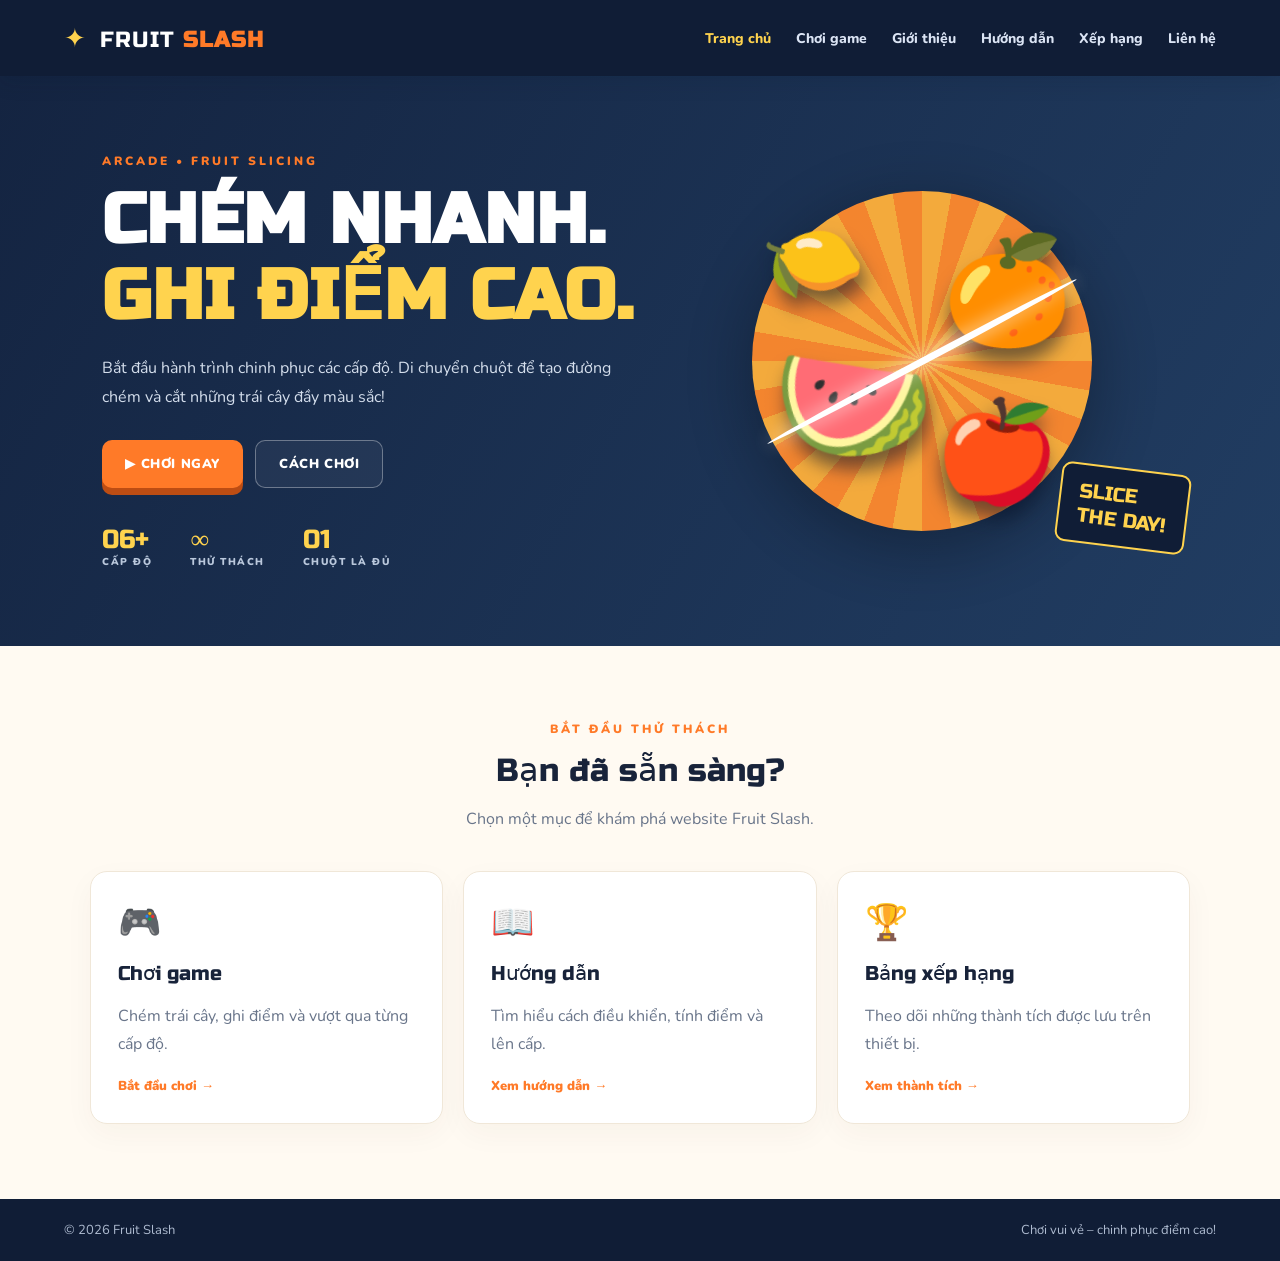
<file: index.html>
<!DOCTYPE html>
<html lang="vi">
<head>
  <meta charset="UTF-8"><meta name="viewport" content="width=device-width, initial-scale=1.0">
  <title>Fruit Slash - Trang chủ</title><link rel="stylesheet" href="css/style.css">
</head>
<body>
<header class="site-header">
  <a class="brand" href="index.html"><span class="brand-mark">✦</span> FRUIT <b>SLASH</b></a>
  <button class="menu-toggle" aria-label="Mở menu">☰</button>
  <nav class="nav">
    <a class="active" href="index.html">Trang chủ</a><a href="game.html">Chơi game</a><a href="about.html">Giới thiệu</a>
    <a href="guide.html">Hướng dẫn</a><a href="ranking.html">Xếp hạng</a><a href="contact.html">Liên hệ</a>
  </nav>
</header>
<main>
  <section class="hero">
    <div class="hero-copy">
      <p class="eyebrow">ARCADE • FRUIT SLICING</p>
      <h1>CHÉM NHANH.<br><span>GHI ĐIỂM CAO.</span></h1>
      <p class="hero-desc">Bắt đầu hành trình chinh phục các cấp độ. Di chuyển chuột để tạo đường chém và cắt những trái cây đầy màu sắc!</p>
      <div class="hero-actions"><a class="btn btn-primary" href="game.html">▶ CHƠI NGAY</a><a class="btn btn-ghost" href="guide.html">CÁCH CHƠI</a></div>
      <div class="hero-stats"><div><strong>06+</strong><small>CẤP ĐỘ</small></div><div><strong>∞</strong><small>THỬ THÁCH</small></div><div><strong>01</strong><small>CHUỘT LÀ ĐỦ</small></div></div>
    </div>
    <div class="hero-art">
      <div class="sunburst"></div><div class="fruit fruit-watermelon">🍉</div><div class="fruit fruit-orange">🍊</div>
      <div class="fruit fruit-apple">🍎</div><div class="fruit fruit-lemon">🍋</div><div class="slice-line"></div>
      <div class="art-label">SLICE<br>THE DAY!</div>
    </div>
  </section>
  <section class="section">
    <div class="section-heading"><p class="eyebrow">BẮT ĐẦU THỬ THÁCH</p><h2>Bạn đã sẵn sàng?</h2><p>Chọn một mục để khám phá website Fruit Slash.</p></div>
    <div class="feature-grid">
      <a class="feature-card" href="game.html"><span class="feature-icon">🎮</span><h3>Chơi game</h3><p>Chém trái cây, ghi điểm và vượt qua từng cấp độ.</p><span class="card-link">Bắt đầu chơi →</span></a>
      <a class="feature-card" href="guide.html"><span class="feature-icon">📖</span><h3>Hướng dẫn</h3><p>Tìm hiểu cách điều khiển, tính điểm và lên cấp.</p><span class="card-link">Xem hướng dẫn →</span></a>
      <a class="feature-card" href="ranking.html"><span class="feature-icon">🏆</span><h3>Bảng xếp hạng</h3><p>Theo dõi những thành tích được lưu trên thiết bị.</p><span class="card-link">Xem thành tích →</span></a>
    </div>
  </section>
</main>
<footer class="footer"><span>© 2026 Fruit Slash</span><span>Chơi vui vẻ – chinh phục điểm cao!</span></footer>
<script src="js/main.js"></script>
</body></html>
</file>
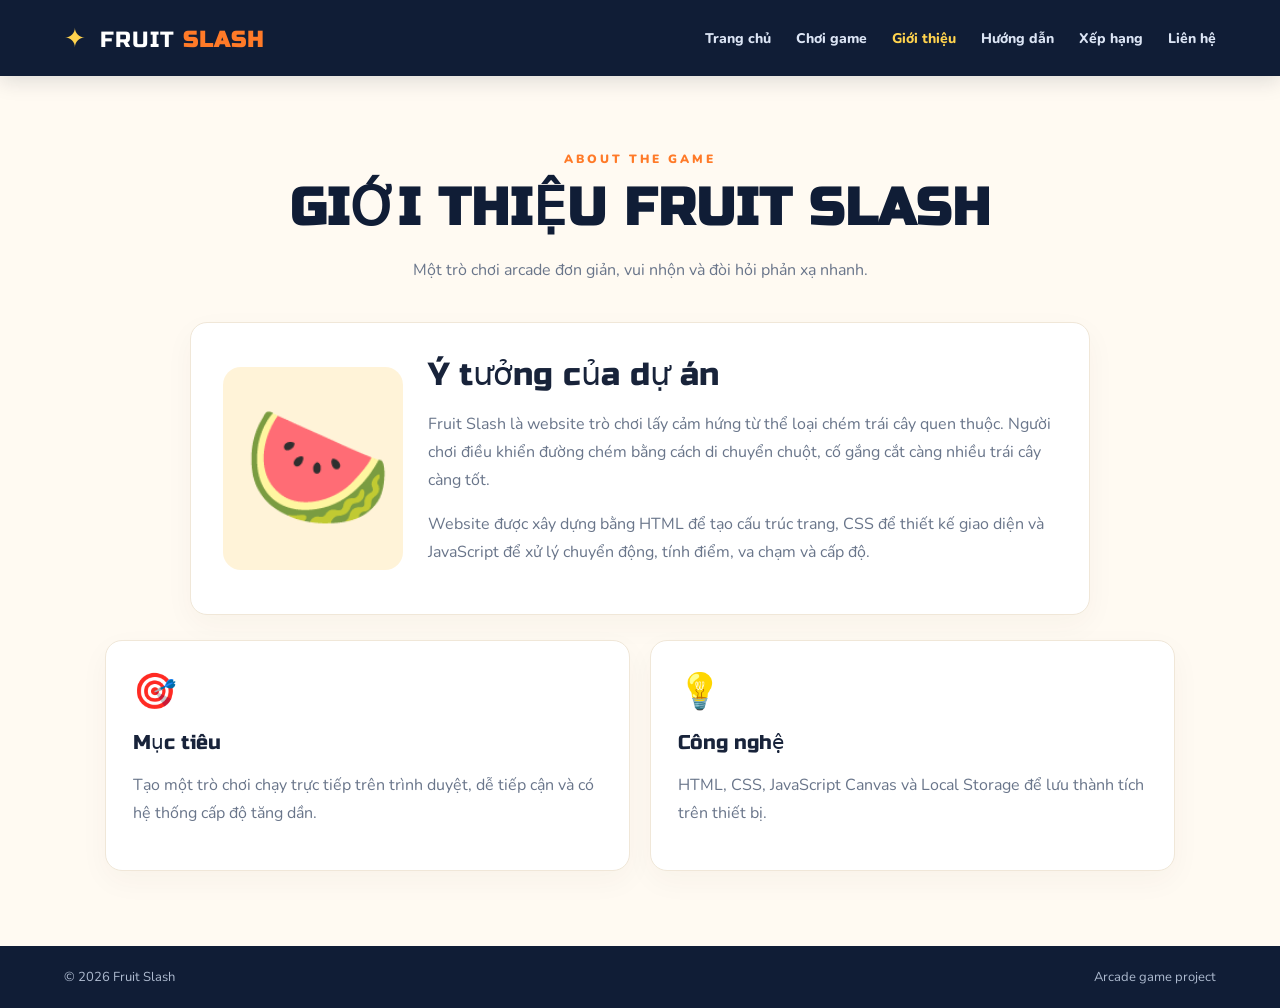
<file: about.html>
<!DOCTYPE html><html lang="vi"><head><meta charset="UTF-8"><meta name="viewport" content="width=device-width, initial-scale=1.0"><title>Giới thiệu - Fruit Slash</title><link rel="stylesheet" href="css/style.css"></head><body>
<header class="site-header"><a class="brand" href="index.html"><span class="brand-mark">✦</span> FRUIT <b>SLASH</b></a><button class="menu-toggle" aria-label="Mở menu">☰</button><nav class="nav"><a href="index.html">Trang chủ</a><a href="game.html">Chơi game</a><a class="active" href="about.html">Giới thiệu</a><a href="guide.html">Hướng dẫn</a><a href="ranking.html">Xếp hạng</a><a href="contact.html">Liên hệ</a></nav></header>
<main class="content-page"><div class="page-heading"><p class="eyebrow">ABOUT THE GAME</p><h1>GIỚI THIỆU FRUIT SLASH</h1><p>Một trò chơi arcade đơn giản, vui nhộn và đòi hỏi phản xạ nhanh.</p></div>
<section class="content-card about-layout"><div class="about-emoji">🍉</div><div><h2>Ý tưởng của dự án</h2><p>Fruit Slash là website trò chơi lấy cảm hứng từ thể loại chém trái cây quen thuộc. Người chơi điều khiển đường chém bằng cách di chuyển chuột, cố gắng cắt càng nhiều trái cây càng tốt.</p><p>Website được xây dựng bằng HTML để tạo cấu trúc trang, CSS để thiết kế giao diện và JavaScript để xử lý chuyển động, tính điểm, va chạm và cấp độ.</p></div></section>
<div class="feature-grid two"><article class="feature-card"><span class="feature-icon">🎯</span><h3>Mục tiêu</h3><p>Tạo một trò chơi chạy trực tiếp trên trình duyệt, dễ tiếp cận và có hệ thống cấp độ tăng dần.</p></article><article class="feature-card"><span class="feature-icon">💡</span><h3>Công nghệ</h3><p>HTML, CSS, JavaScript Canvas và Local Storage để lưu thành tích trên thiết bị.</p></article></div></main><footer class="footer"><span>© 2026 Fruit Slash</span><span>Arcade game project</span></footer><script src="js/main.js"></script></body></html>
</file>
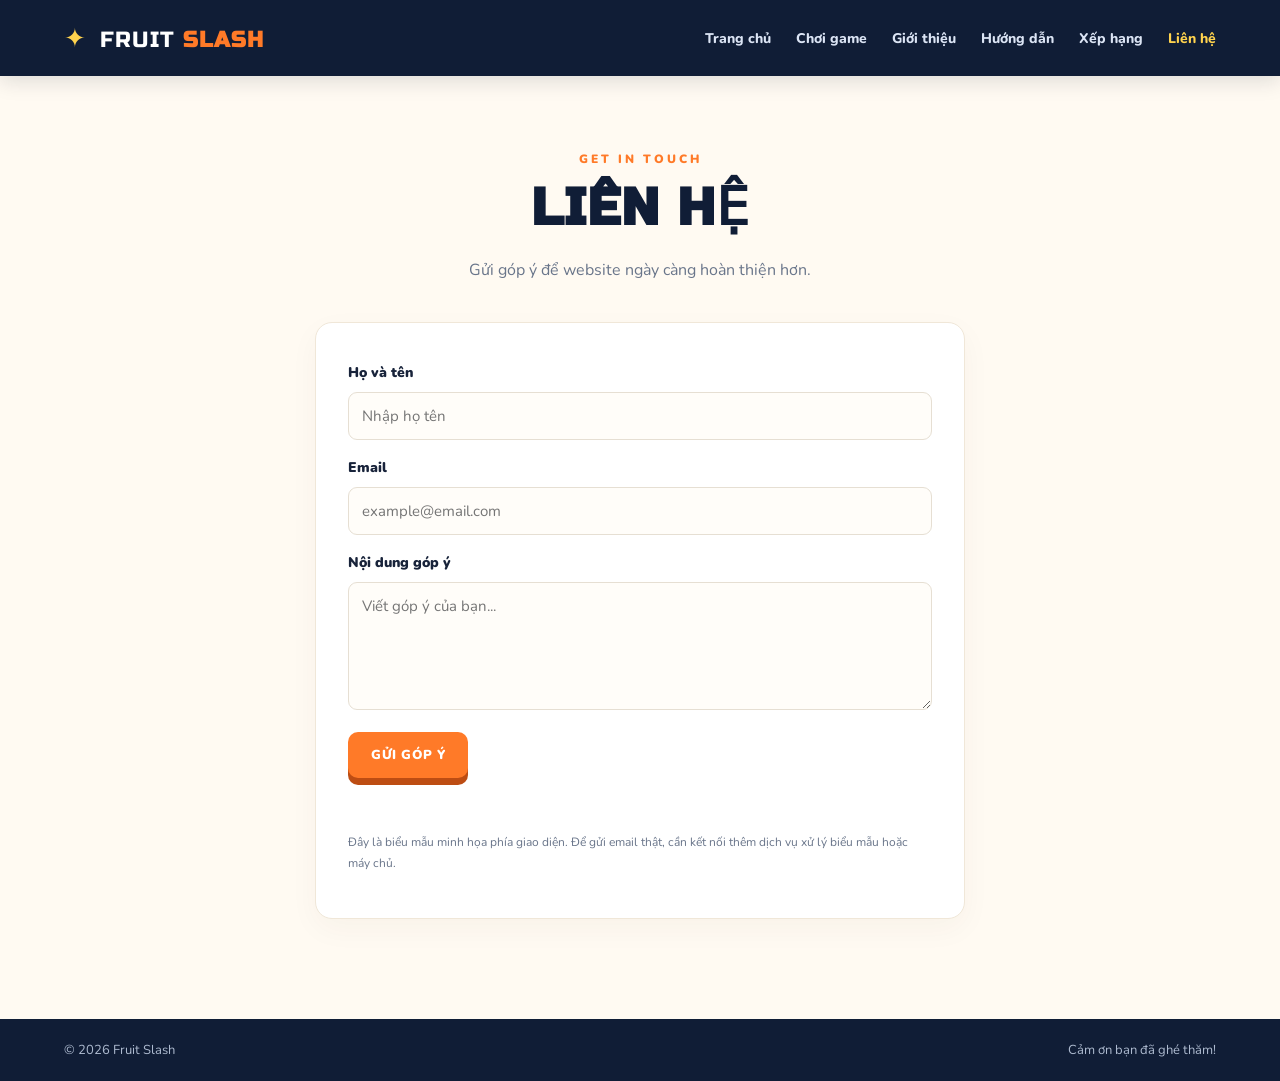
<file: contact.html>
<!DOCTYPE html><html lang="vi"><head><meta charset="UTF-8"><meta name="viewport" content="width=device-width, initial-scale=1.0"><title>Liên hệ - Fruit Slash</title><link rel="stylesheet" href="css/style.css"></head><body>
<header class="site-header"><a class="brand" href="index.html"><span class="brand-mark">✦</span> FRUIT <b>SLASH</b></a><button class="menu-toggle" aria-label="Mở menu">☰</button><nav class="nav"><a href="index.html">Trang chủ</a><a href="game.html">Chơi game</a><a href="about.html">Giới thiệu</a><a href="guide.html">Hướng dẫn</a><a href="ranking.html">Xếp hạng</a><a class="active" href="contact.html">Liên hệ</a></nav></header>
<main class="content-page"><div class="page-heading"><p class="eyebrow">GET IN TOUCH</p><h1>LIÊN HỆ</h1><p>Gửi góp ý để website ngày càng hoàn thiện hơn.</p></div>
<section class="content-card form-card"><form id="contact-form"><label for="name">Họ và tên</label><input id="name" name="name" required placeholder="Nhập họ tên"><label for="email">Email</label><input id="email" name="email" type="email" required placeholder="example@email.com"><label for="message">Nội dung góp ý</label><textarea id="message" name="message" rows="5" required placeholder="Viết góp ý của bạn..."></textarea><button class="btn btn-primary" type="submit">GỬI GÓP Ý</button><p id="form-message" class="form-message" aria-live="polite"></p></form><p class="muted small">Đây là biểu mẫu minh họa phía giao diện. Để gửi email thật, cần kết nối thêm dịch vụ xử lý biểu mẫu hoặc máy chủ.</p></section></main><footer class="footer"><span>© 2026 Fruit Slash</span><span>Cảm ơn bạn đã ghé thăm!</span></footer><script src="js/main.js"></script><script src="js/contact.js"></script></body></html>
</file>
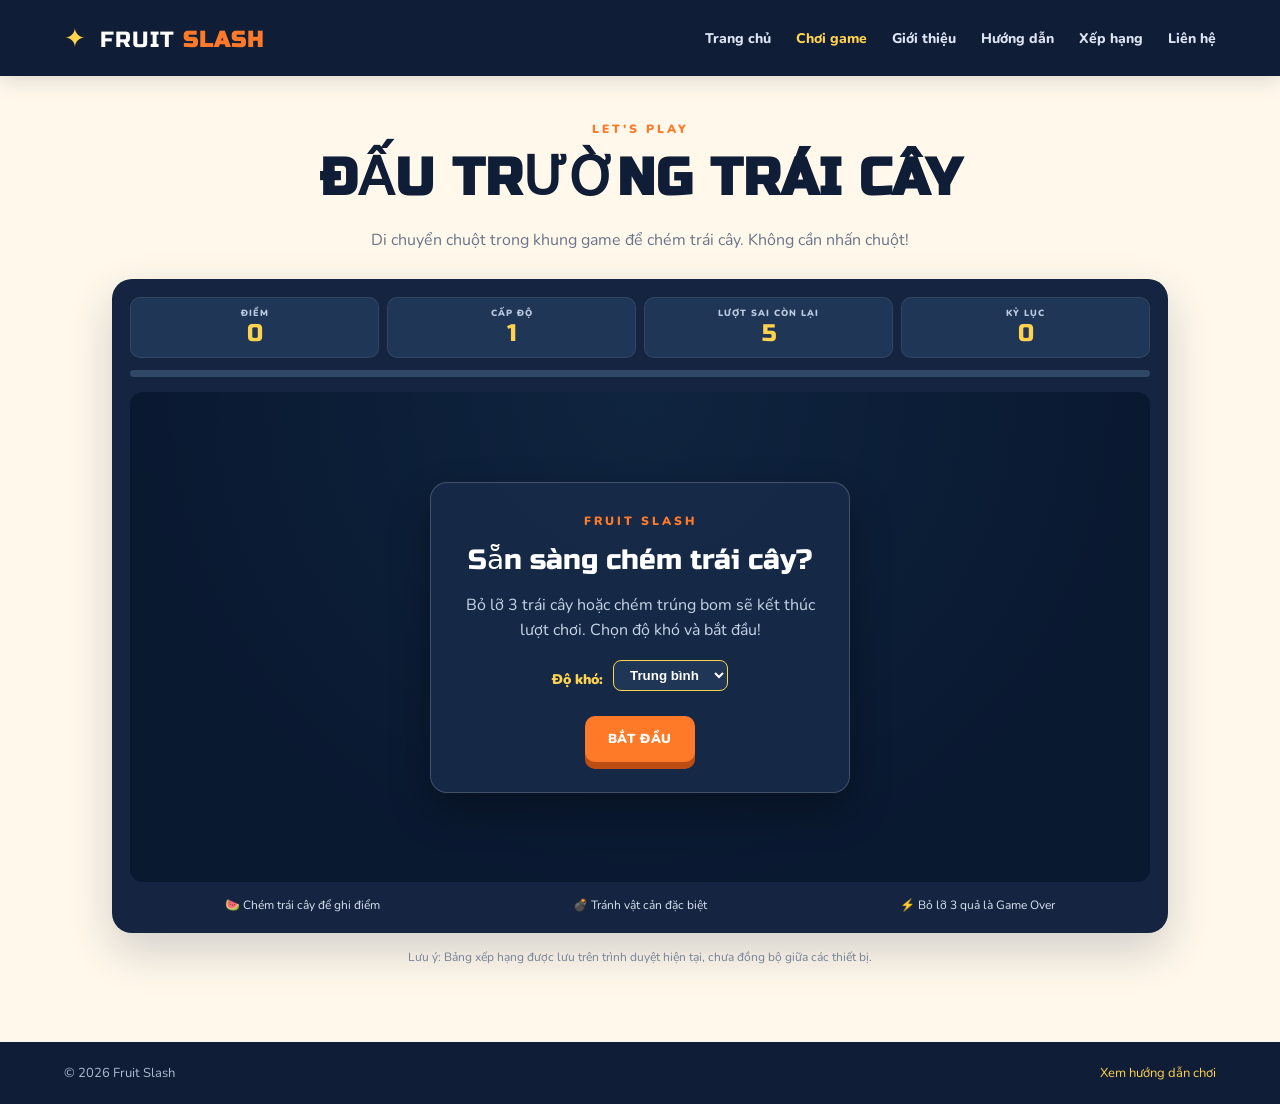
<file: game.html>
<!DOCTYPE html>
<html lang="vi"><head><meta charset="UTF-8"><meta name="viewport" content="width=device-width, initial-scale=1.0">
<title>Fruit Slash - Chơi game</title><link rel="stylesheet" href="css/style.css"><link rel="stylesheet" href="css/game.css"></head>
<body>
<header class="site-header"><a class="brand" href="index.html"><span class="brand-mark">✦</span> FRUIT <b>SLASH</b></a><button class="menu-toggle" aria-label="Mở menu">☰</button><nav class="nav"><a href="index.html">Trang chủ</a><a class="active" href="game.html">Chơi game</a><a href="about.html">Giới thiệu</a><a href="guide.html">Hướng dẫn</a><a href="ranking.html">Xếp hạng</a><a href="contact.html">Liên hệ</a></nav></header>
<main class="game-page">
  <div class="page-heading"><p class="eyebrow">LET'S PLAY</p><h1>ĐẤU TRƯỜNG TRÁI CÂY</h1><p>Di chuyển chuột trong khung game để chém trái cây. Không cần nhấn chuột!</p></div>
  <section class="game-shell">
    <div class="game-hud">
      <div><small>ĐIỂM</small><strong id="score">0</strong></div>
      <div><small>CẤP ĐỘ</small><strong id="level">1</strong></div>
      <div><small>LƯỢT SAI CÒN LẠI</small><strong id="lives">5</strong></div>
      <div><small>KỶ LỤC</small><strong id="best">0</strong></div>
    </div>
    <div class="level-track"><div id="level-progress"></div></div>
    <div class="game-stage" id="game-stage">
      <canvas id="game-canvas" aria-label="Khu vực chơi game chém trái cây"></canvas>
      <div class="game-overlay" id="game-overlay">
        <div class="overlay-card">
          <p class="eyebrow">FRUIT SLASH</p>
          <h2 id="overlay-title">Sẵn sàng chém trái cây?</h2>
          <p id="overlay-text">Bỏ lỡ 3 trái cây hoặc chém trúng bom sẽ kết thúc lượt chơi. Chọn độ khó và bắt đầu!</p>
          
          <div class="difficulty-select">
            <label for="difficulty">Độ khó:</label>
            <select id="difficulty">
              <option value="easy">Dễ</option>
              <option value="medium" selected>Trung bình</option>
              <option value="hard">Khó</option>
            </select>
          </div>

          <button class="btn btn-primary" id="start-btn">BẮT ĐẦU</button>
        </div>
      </div>
    </div>
    <div class="game-bottom"><span>🍉 Chém trái cây để ghi điểm</span><span>💣 Tránh vật cản đặc biệt</span><span>⚡ Bỏ lỡ 3 quả là Game Over</span></div>
  </section>
  <p class="game-note">Lưu ý: Bảng xếp hạng được lưu trên trình duyệt hiện tại, chưa đồng bộ giữa các thiết bị.</p>
</main>
<footer class="footer"><span>© 2026 Fruit Slash</span><span><a href="guide.html">Xem hướng dẫn chơi</a></span></footer>
<script src="js/main.js"></script><script src="js/game.js"></script></body></html>
</file>
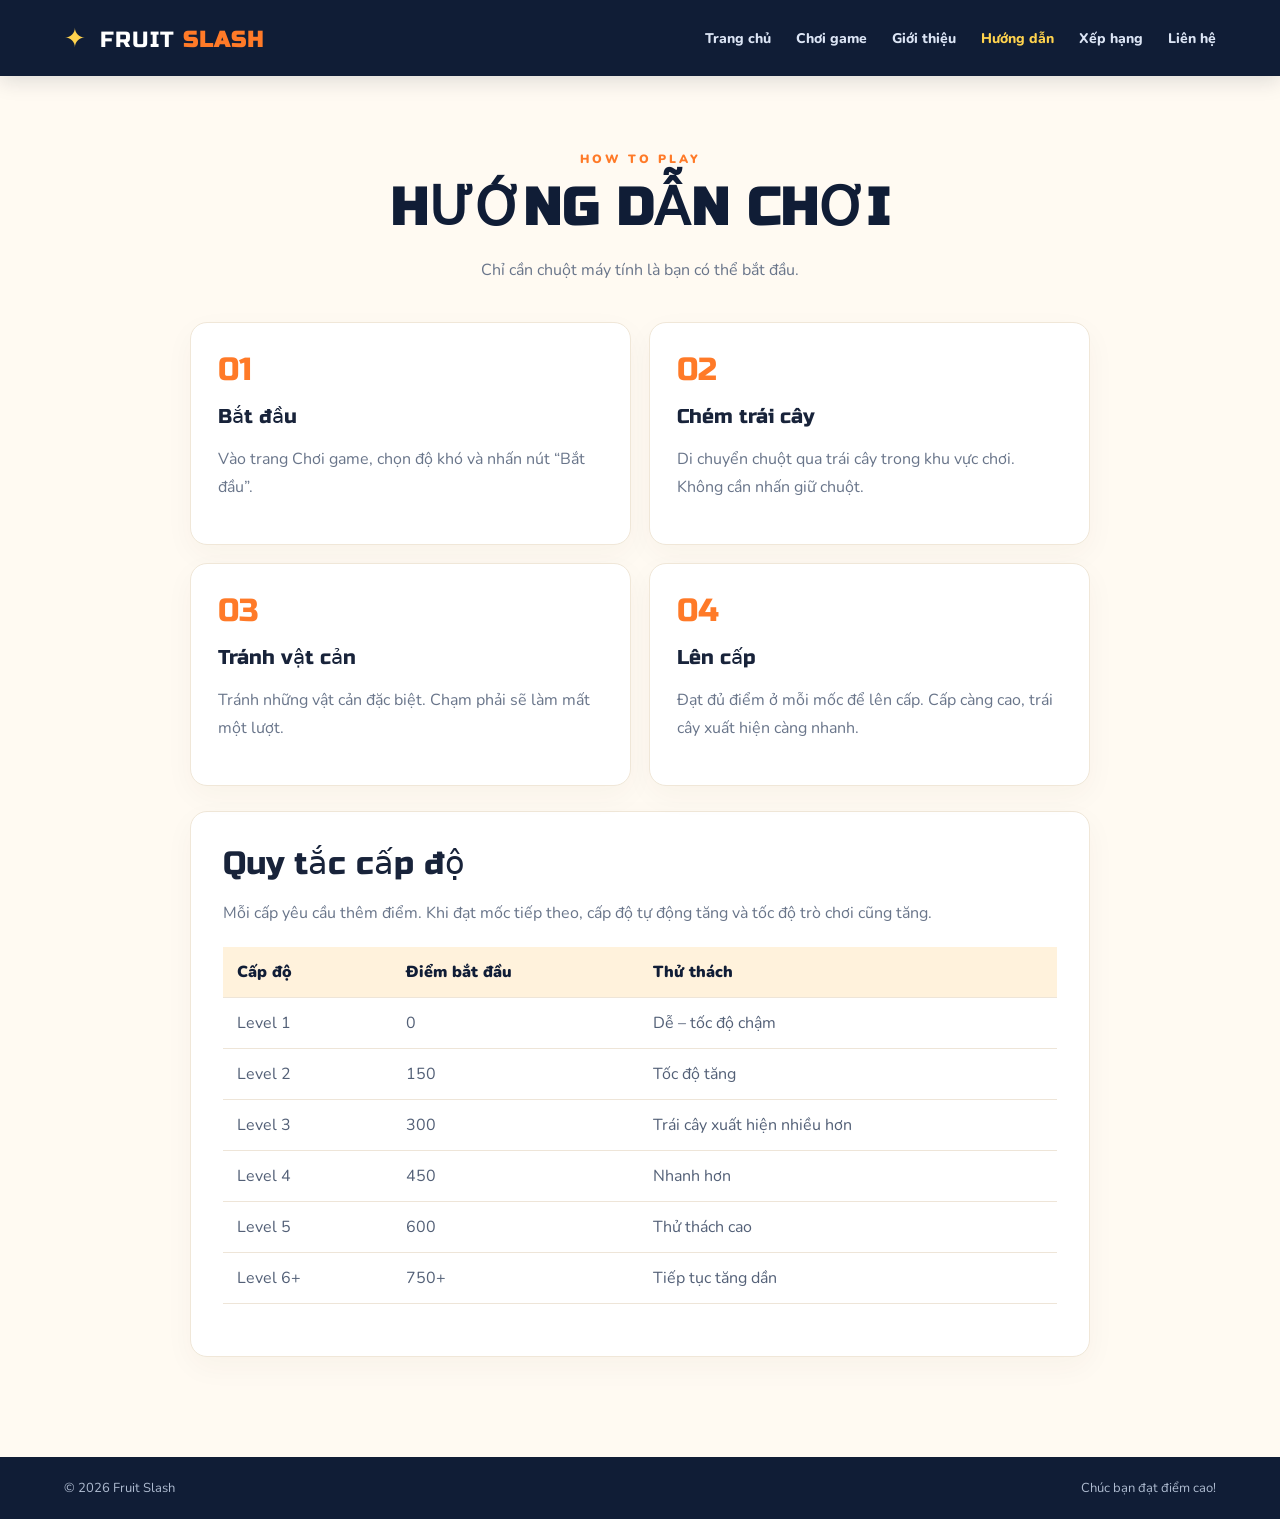
<file: guide.html>
<!DOCTYPE html><html lang="vi"><head><meta charset="UTF-8"><meta name="viewport" content="width=device-width, initial-scale=1.0"><title>Hướng dẫn - Fruit Slash</title><link rel="stylesheet" href="css/style.css"></head><body>
<header class="site-header"><a class="brand" href="index.html"><span class="brand-mark">✦</span> FRUIT <b>SLASH</b></a><button class="menu-toggle" aria-label="Mở menu">☰</button><nav class="nav"><a href="index.html">Trang chủ</a><a href="game.html">Chơi game</a><a href="about.html">Giới thiệu</a><a class="active" href="guide.html">Hướng dẫn</a><a href="ranking.html">Xếp hạng</a><a href="contact.html">Liên hệ</a></nav></header>
<main class="content-page"><div class="page-heading"><p class="eyebrow">HOW TO PLAY</p><h1>HƯỚNG DẪN CHƠI</h1><p>Chỉ cần chuột máy tính là bạn có thể bắt đầu.</p></div>
<div class="steps-grid"><article class="step-card"><span>01</span><h3>Bắt đầu</h3><p>Vào trang Chơi game, chọn độ khó và nhấn nút “Bắt đầu”.</p></article><article class="step-card"><span>02</span><h3>Chém trái cây</h3><p>Di chuyển chuột qua trái cây trong khu vực chơi. Không cần nhấn giữ chuột.</p></article><article class="step-card"><span>03</span><h3>Tránh vật cản</h3><p>Tránh những vật cản đặc biệt. Chạm phải sẽ làm mất một lượt.</p></article><article class="step-card"><span>04</span><h3>Lên cấp</h3><p>Đạt đủ điểm ở mỗi mốc để lên cấp. Cấp càng cao, trái cây xuất hiện càng nhanh.</p></article></div>
<section class="content-card"><h2>Quy tắc cấp độ</h2><p>Mỗi cấp yêu cầu thêm điểm. Khi đạt mốc tiếp theo, cấp độ tự động tăng và tốc độ trò chơi cũng tăng.</p><div class="table-wrap"><table><thead><tr><th>Cấp độ</th><th>Điểm bắt đầu</th><th>Thử thách</th></tr></thead><tbody><tr><td>Level 1</td><td>0</td><td>Dễ – tốc độ chậm</td></tr><tr><td>Level 2</td><td>150</td><td>Tốc độ tăng</td></tr><tr><td>Level 3</td><td>300</td><td>Trái cây xuất hiện nhiều hơn</td></tr><tr><td>Level 4</td><td>450</td><td>Nhanh hơn</td></tr><tr><td>Level 5</td><td>600</td><td>Thử thách cao</td></tr><tr><td>Level 6+</td><td>750+</td><td>Tiếp tục tăng dần</td></tr></tbody></table></div></section></main><footer class="footer"><span>© 2026 Fruit Slash</span><span>Chúc bạn đạt điểm cao!</span></footer><script src="js/main.js"></script></body></html>
</file>
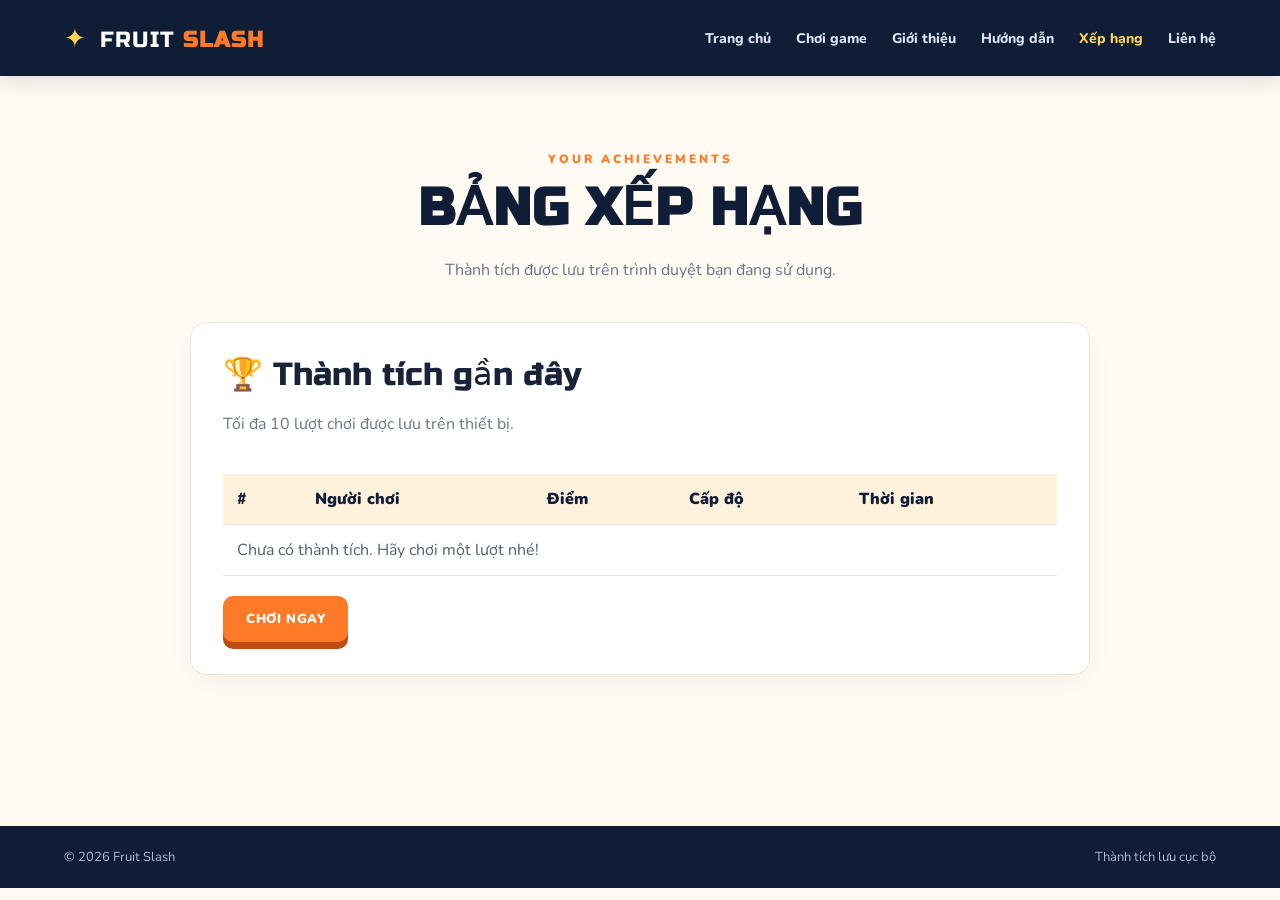
<file: ranking.html>
<!DOCTYPE html><html lang="vi"><head><meta charset="UTF-8"><meta name="viewport" content="width=device-width, initial-scale=1.0"><title>Xếp hạng - Fruit Slash</title><link rel="stylesheet" href="css/style.css"></head><body>
<header class="site-header"><a class="brand" href="index.html"><span class="brand-mark">✦</span> FRUIT <b>SLASH</b></a><button class="menu-toggle" aria-label="Mở menu">☰</button><nav class="nav"><a href="index.html">Trang chủ</a><a href="game.html">Chơi game</a><a href="about.html">Giới thiệu</a><a href="guide.html">Hướng dẫn</a><a class="active" href="ranking.html">Xếp hạng</a><a href="contact.html">Liên hệ</a></nav></header>
<main class="content-page"><div class="page-heading"><p class="eyebrow">YOUR ACHIEVEMENTS</p><h1>BẢNG XẾP HẠNG</h1><p>Thành tích được lưu trên trình duyệt bạn đang sử dụng.</p></div>
<section class="content-card"><div class="ranking-head"><div><h2>🏆 Thành tích gần đây</h2><p class="muted">Tối đa 10 lượt chơi được lưu trên thiết bị.</p></div><button class="btn btn-small btn-ghost" id="clear-ranking">Xóa lịch sử</button></div>
<div class="table-wrap"><table><thead><tr><th>#</th><th>Người chơi</th><th>Điểm</th><th>Cấp độ</th><th>Thời gian</th></tr></thead><tbody id="ranking-body"><tr><td colspan="5">Chưa có thành tích. Hãy chơi một lượt nhé!</td></tr></tbody></table></div><a class="btn btn-primary" href="game.html">CHƠI NGAY</a></section></main><footer class="footer"><span>© 2026 Fruit Slash</span><span>Thành tích lưu cục bộ</span></footer><script src="js/main.js"></script><script src="js/ranking.js"></script></body></html>
</file>
<file: css/style.css>
@import url('https://fonts.googleapis.com/css2?family=Nunito:wght@400;600;700;800;900&family=Russo+One&display=swap');
:root{--navy:#101d36;--navy2:#172947;--orange:#ff7a28;--yellow:#ffd34e;--cream:#fff8eb;--ink:#18233a;--muted:#69758a;--white:#fff}
*{box-sizing:border-box}html{scroll-behavior:smooth}body{margin:0;font-family:Nunito,Arial,sans-serif;color:var(--ink);background:#fffaf2}a{text-decoration:none;color:inherit}.site-header{height:76px;background:var(--navy);color:#fff;display:flex;align-items:center;justify-content:space-between;padding:0 max(5vw,22px);position:sticky;top:0;z-index:20;box-shadow:0 5px 20px #0b183022}.brand{font-family:'Russo One',sans-serif;font-size:22px;letter-spacing:1px}.brand b{color:var(--orange)}.brand-mark{color:var(--yellow);font-size:26px;margin-right:5px}.nav{display:flex;gap:25px;align-items:center}.nav a{font-weight:800;font-size:14px;color:#dbe4f4;transition:.2s}.nav a:hover,.nav a.active{color:var(--yellow)}.menu-toggle{display:none;background:none;border:0;color:#fff;font-size:25px}.hero{min-height:570px;background:linear-gradient(120deg,#142441,#213d62);color:#fff;display:grid;grid-template-columns:1.05fr .95fr;align-items:center;padding:65px max(8vw,28px);overflow:hidden}.eyebrow{font-size:12px;font-weight:900;letter-spacing:3px;color:var(--orange);margin:0 0 14px}.hero h1,.page-heading h1{font-family:'Russo One',sans-serif;font-size:clamp(42px,6vw,70px);line-height:1.08;margin:0 0 20px;letter-spacing:1px}.hero h1 span{color:var(--yellow)}.hero-desc{max-width:520px;color:#d4deec;line-height:1.8;font-size:16px}.hero-actions{display:flex;gap:12px;margin:28px 0 36px;flex-wrap:wrap}.btn{display:inline-flex;align-items:center;justify-content:center;border:0;border-radius:10px;padding:14px 23px;font:900 13px Nunito,sans-serif;letter-spacing:.6px;cursor:pointer;transition:.2s}.btn:hover{transform:translateY(-2px);filter:brightness(1.05)}.btn-primary{background:var(--orange);color:#fff;box-shadow:0 7px 0 #bd4d13}.btn-ghost{border:1px solid #ffffff55;color:#fff;background:#ffffff0d}.btn-small{padding:9px 14px}.hero-stats{display:flex;gap:38px}.hero-stats div{display:flex;flex-direction:column}.hero-stats strong{font:26px 'Russo One';color:var(--yellow)}.hero-stats small{font-size:10px;letter-spacing:1.5px;color:#bac8dc;font-weight:900}.hero-art{height:390px;position:relative;display:flex;align-items:center;justify-content:center}.sunburst{position:absolute;width:340px;height:340px;border-radius:50%;background:repeating-conic-gradient(#ffb13b 0 10deg,#ff8a2d 10deg 20deg);opacity:.95;filter:drop-shadow(0 15px 35px #0005)}.fruit{position:absolute;display:grid;place-items:center;border-radius:50%;filter:drop-shadow(0 14px 9px #07132988);z-index:2}.fruit-watermelon{font-size:125px;transform:rotate(-15deg) translate(-75px,20px)}.fruit-orange{font-size:105px;transform:translate(85px,-70px)}.fruit-apple{font-size:100px;transform:translate(75px,90px) rotate(15deg)}.fruit-lemon{font-size:75px;transform:translate(-110px,-100px) rotate(-25deg)}.slice-line{position:absolute;width:350px;height:7px;background:#fff;border-radius:100%;transform:rotate(-28deg);z-index:3;box-shadow:0 0 18px #fff}.art-label{position:absolute;z-index:4;right:-10px;bottom:8px;background:var(--navy);color:var(--yellow);padding:13px 18px;border:2px solid var(--yellow);border-radius:10px;font:20px 'Russo One';transform:rotate(7deg)}.section,.content-page{padding:75px max(7vw,24px)}.section-heading,.page-heading{text-align:center;margin:0 auto 38px;max-width:720px}.section-heading h2,.content-card h2{font:32px 'Russo One';margin:0 0 12px}.section-heading>p:last-child,.page-heading>p:last-child{color:var(--muted);line-height:1.7}.feature-grid{display:grid;grid-template-columns:repeat(3,1fr);gap:20px;max-width:1100px;margin:auto}.feature-grid.two{grid-template-columns:repeat(2,1fr);margin-top:22px}.feature-card,.content-card,.step-card{background:#fff;border:1px solid #f0e7d8;border-radius:17px;padding:27px;box-shadow:0 10px 30px #47371a0a}.feature-card{transition:.2s}.feature-card:hover{transform:translateY(-5px);box-shadow:0 16px 35px #47371a18}.feature-icon{font-size:35px}.feature-card h3,.step-card h3{font:20px 'Russo One';margin:15px 0 8px}.feature-card p,.step-card p,.content-card p{color:var(--muted);line-height:1.75}.card-link{color:var(--orange);font-weight:900;font-size:13px}.footer{background:var(--navy);color:#aebbd0;padding:22px max(5vw,22px);display:flex;justify-content:space-between;font-size:13px}.footer a{color:var(--yellow)}.content-page{min-height:calc(100vh - 150px);max-width:1250px;margin:auto}.page-heading h1{font-size:clamp(34px,5vw,52px);color:var(--navy)}.content-card{max-width:900px;margin:25px auto;padding:32px}.about-layout{display:grid;grid-template-columns:180px 1fr;gap:25px;align-items:center}.about-emoji{font-size:120px;text-align:center;background:#fff3d8;border-radius:18px;padding:20px}.steps-grid{display:grid;grid-template-columns:repeat(2,1fr);gap:18px;max-width:900px;margin:0 auto 25px}.step-card>span{font:32px 'Russo One';color:var(--orange)}.table-wrap{overflow-x:auto;margin:20px 0}table{border-collapse:collapse;width:100%;min-width:520px}th,td{text-align:left;padding:14px;border-bottom:1px solid #eee5d8}th{background:#fff2dc;color:var(--navy);font-weight:900}td{color:#536077}.ranking-head{display:flex;align-items:center;justify-content:space-between;gap:15px}.muted{color:var(--muted)}.small{font-size:12px}.form-card{max-width:650px}form{display:flex;flex-direction:column;gap:10px}label{font-weight:900;font-size:14px;margin-top:8px}input,textarea{font:15px Nunito,sans-serif;border:1px solid #e6dfd3;border-radius:9px;padding:13px;background:#fffdf9;outline:none}input:focus,textarea:focus{border-color:var(--orange)}form .btn{align-self:flex-start;margin-top:12px}.form-message{font-weight:800;color:#25834b}.form-message.error{color:#c33}@media(max-width:850px){.nav{gap:13px}.nav a{font-size:12px}.hero{padding:55px 6vw}.hero-art{transform:scale(.85)}}@media(max-width:680px){.site-header{height:66px}.menu-toggle{display:block}.nav{display:none;position:absolute;top:66px;left:0;right:0;background:var(--navy2);padding:18px 25px;flex-direction:column;align-items:flex-start}.nav.open{display:flex}.hero{grid-template-columns:1fr;padding:55px 25px 30px}.hero-art{height:310px;transform:scale(.78);margin-top:5px}.hero h1{font-size:46px}.hero-stats{gap:22px}.feature-grid,.feature-grid.two,.steps-grid{grid-template-columns:1fr}.section,.content-page{padding:50px 20px}.about-layout{grid-template-columns:1fr}.about-emoji{font-size:85px}.footer{gap:8px;flex-direction:column}.ranking-head{align-items:flex-start;flex-direction:column}}
</file>
<file: css/game.css>
body{background:#fff8eb}.game-page{max-width:1100px;margin:auto;padding:45px 22px 65px}.game-page .page-heading{margin-bottom:25px}.game-shell{background:#142441;border-radius:20px;padding:18px;box-shadow:0 18px 45px #10203a30}
.game-hud{display:grid;grid-template-columns:repeat(4,1fr);gap:8px;color:#fff;text-align:center}
.game-hud div{background:#203657;border:1px solid #ffffff13;border-radius:10px;padding:9px 4px}.game-hud small{display:block;color:#b9c9df;font-size:9px;font-weight:900;letter-spacing:1px}.game-hud strong{font:24px 'Russo One';color:#ffd34e}.level-track{height:7px;background:#304765;border-radius:20px;margin:12px 0 15px;overflow:hidden}.level-track div{height:100%;width:0;background:linear-gradient(90deg,#ff7a28,#ffd34e);transition:width .3s}.game-stage{height:490px;position:relative;border-radius:13px;overflow:hidden;background:radial-gradient(circle at 50% 0%,#274c72,#102039 72%)}#game-canvas{width:100%;height:100%;display:block;cursor:crosshair;touch-action:none}.game-overlay{position:absolute;inset:0;display:grid;place-items:center;background:#08162dbb;padding:20px}.game-overlay.hidden{display:none}.overlay-card{max-width:420px;text-align:center;color:#fff;background:#172b49ed;border:1px solid #ffffff30;padding:30px;border-radius:17px;box-shadow:0 18px 40px #0005}.overlay-card h2{font:28px 'Russo One';margin:8px 0}.overlay-card p:not(.eyebrow){color:#c6d4e7;line-height:1.6}.overlay-card .btn{margin-top:10px}.game-bottom{display:flex;justify-content:space-around;gap:10px;flex-wrap:wrap;color:#d9e4f2;font-size:12px;padding:15px 3px 2px}.game-note{text-align:center;color:#758096;font-size:12px;margin-top:16px}

.difficulty-select{margin:15px 0;display:flex;align-items:center;justify-content:center;gap:10px;font-weight:bold;color:#ffd34e}
.difficulty-select select{padding:6px 12px;border-radius:8px;border:1px solid #ffd34e;background:#203657;color:#fff;font-weight:bold;cursor:pointer}

@media(max-width:600px){.game-stage{height:430px}.game-shell{padding:10px}.game-hud{grid-template-columns:repeat(4,1fr)}.game-hud strong{font-size:18px}.game-hud small{font-size:8px}.game-bottom{justify-content:center}}

.level-toast{position:absolute;z-index:4;left:50%;top:42%;transform:translate(-50%,-50%);font:clamp(30px,6vw,54px) 'Russo One';color:#ffd34e;text-shadow:0 4px 0 #b74c17,0 0 22px #ff9b32;pointer-events:none;animation:levelPop 1.1s ease forwards}@keyframes levelPop{0%{opacity:0;scale:.55}20%{opacity:1;scale:1.08}75%{opacity:1;scale:1}100%{opacity:0;scale:.9}}
</file>
